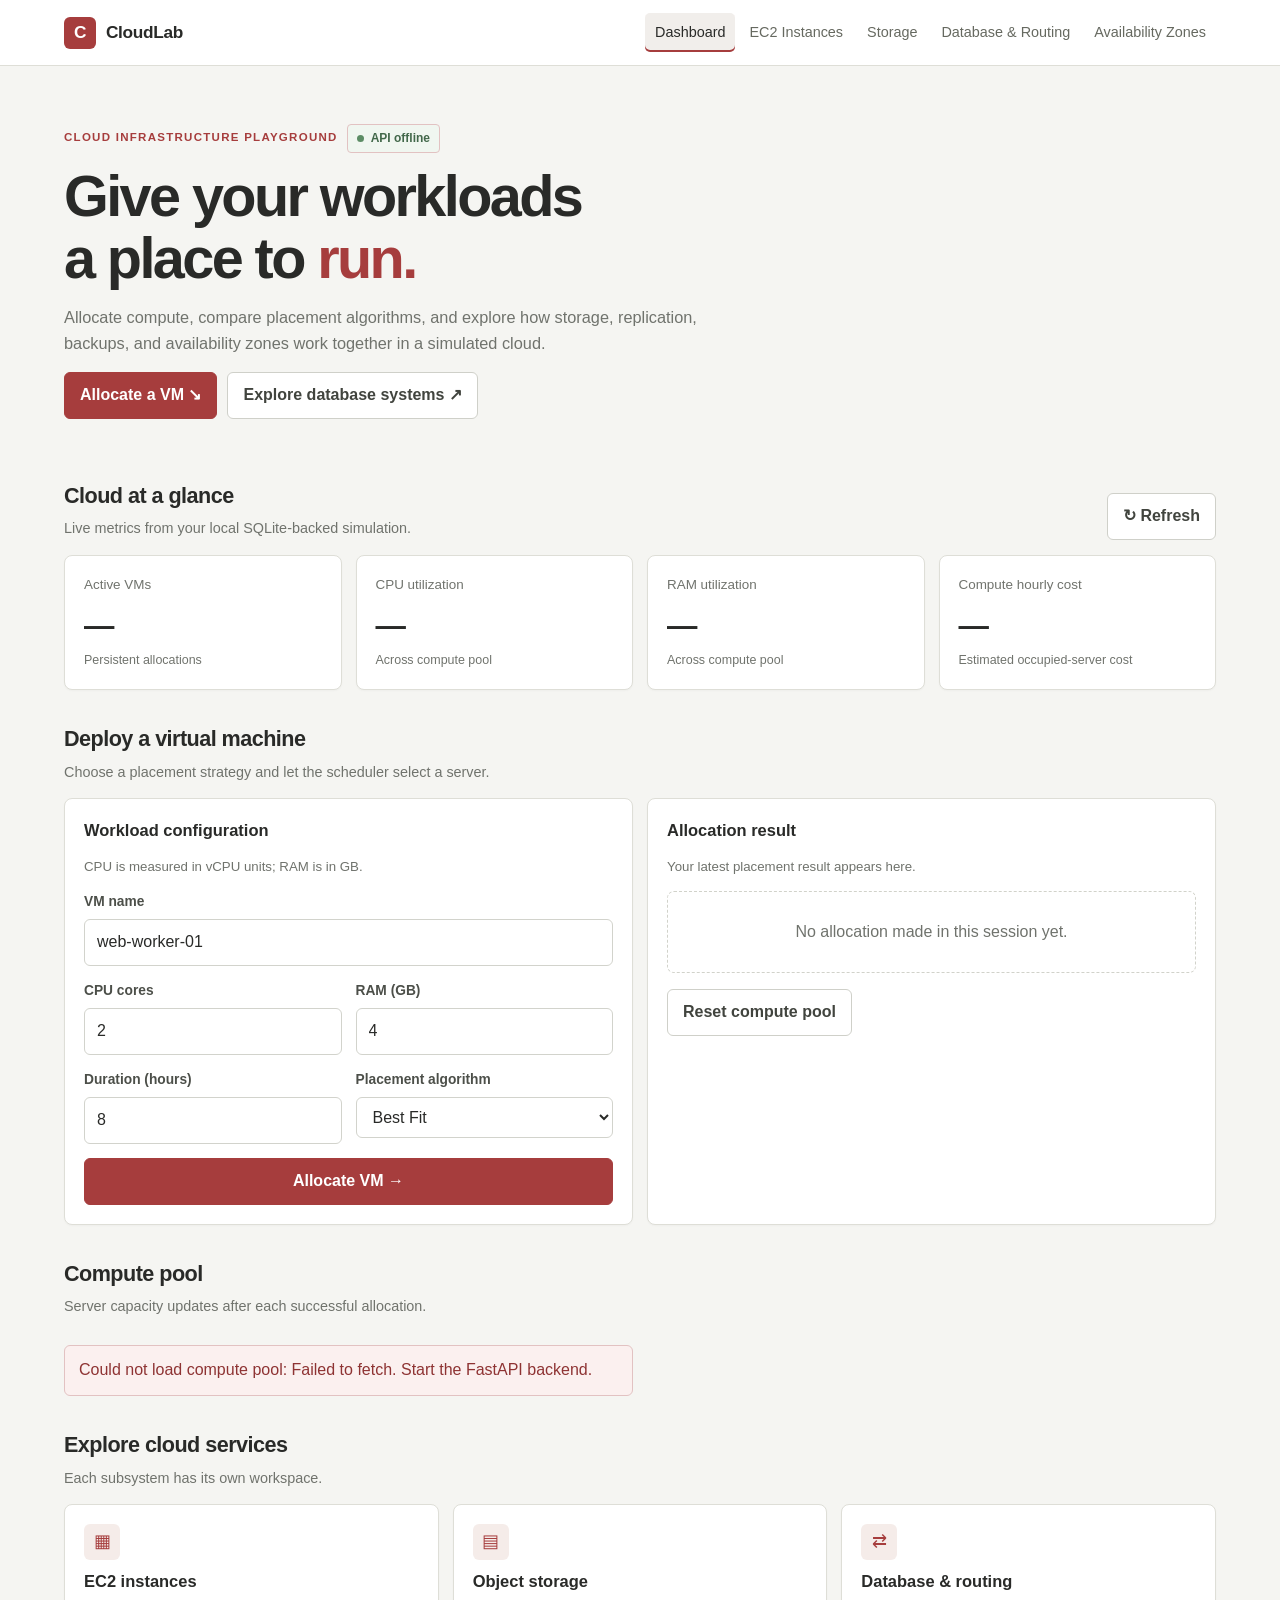
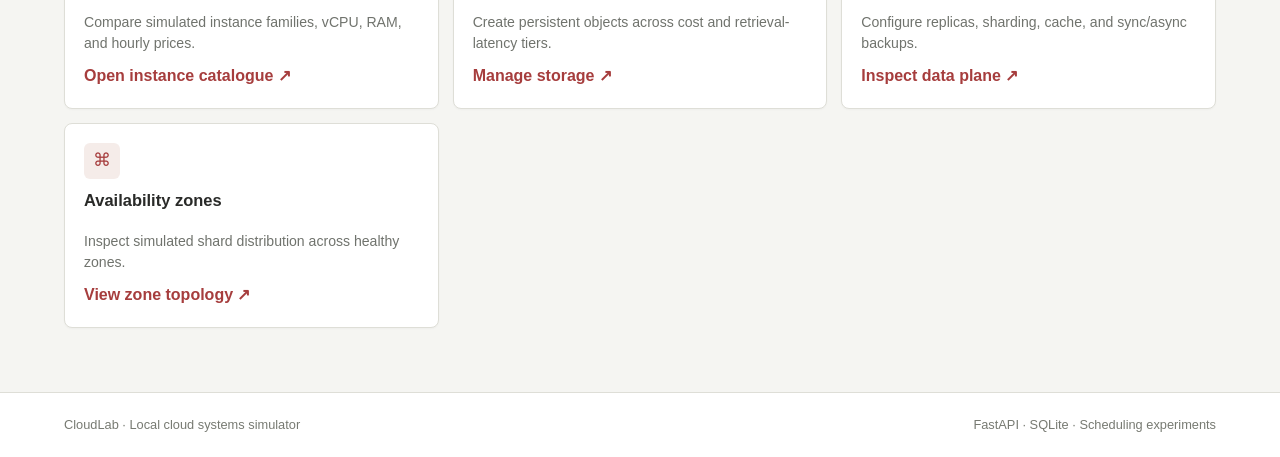
<file: frontend/index.html>
<!doctype html>
<html lang="en">

<head>
  <meta charset="utf-8">
  <meta name="viewport" content="width=device-width,initial-scale=1">
  <title>CloudLab — Resource Simulator</title>
  <link rel="stylesheet" href="style.css">
</head>

<body>

  <header class="navbar">
    <a class="brand" href="index.html"><span class="brand-mark">C</span><span>CloudLab</span></a>
    <nav class="nav-links">
      <a href="index.html" data-nav="dashboard">Dashboard</a>
      <a href="ec2.html" data-nav="ec2">EC2 Instances</a>
      <a href="storage.html" data-nav="storage">Storage</a>
      <a href="load-balancer.html" data-nav="database">Database & Routing</a>
      <a href="availability-zones.html" data-nav="zones">Availability Zones</a>
    </nav>
  </header>

  <main>
    <section class="hero">
      <div class="status-line">
        <span class="eyebrow">Cloud infrastructure playground</span>
        <span class="status">
          <span class="dot"></span>
          <span id="apiStatus">Checking API</span>
        </span>
      </div>
      <h1>Give your workloads<br>a place to <span style="color:var(--red)">run.</span></h1>
      <p>Allocate compute, compare placement algorithms, and explore how storage, replication, backups, and availability
        zones work together in a simulated cloud.</p>
      <div class="actions">
        <a class="btn" href="#allocate">Allocate a VM ↘</a>
        <a class="btn secondary" href="load-balancer.html">Explore database systems ↗</a>
      </div>
    </section>
    <div class="section-head">
      <div>
        <h2>Cloud at a glance</h2>
        <p>Live metrics from your local SQLite-backed simulation.</p>
      </div>
      <button class="btn secondary" id="refreshBtn">↻ Refresh</button>
    </div>
    <section class="grid">
      <article class="metric">
        <div class="label">Active VMs</div>
        <div class="value" id="activeVms">—</div>
        <div class="note">Persistent allocations</div>
      </article>
      <article class="metric">
        <div class="label">CPU utilization</div>
        <div class="value" id="cpuUsage">—</div>
        <div class="note">Across compute pool</div>
      </article>
      <article class="metric">
        <div class="label">RAM utilization</div>
        <div class="value" id="ramUsage">—</div>
        <div class="note">Across compute pool</div>
      </article>
      <article class="metric">
        <div class="label">Compute hourly cost</div>
        <div class="value" id="hourlyCost">—</div>
        <div class="note">Estimated occupied-server cost</div>
      </article>
    </section>
    <div class="section-head" id="allocate">
      <div>
        <h2>Deploy a virtual machine</h2>
        <p>Choose a placement strategy and let the scheduler select a server.</p>
      </div>
    </div>
    <section class="grid two">
      <article class="panel">
        <h3>Workload configuration</h3>
        <p class="muted small">CPU is measured in vCPU units; RAM is in GB.</p>
        <form id="vmForm" class="form-grid">
          <div class="field full"><label for="vmName">VM name</label><input id="vmName" required maxlength="60"
              value="web-worker-01"></div>
          <div class="field"><label for="vmCpu">CPU cores</label><input id="vmCpu" type="number" min="1" max="64"
              value="2" required></div>
          <div class="field"><label for="vmRam">RAM (GB)</label><input id="vmRam" type="number" min="1" max="256"
              value="4" required></div>
          <div class="field"><label for="vmDuration">Duration (hours)</label><input id="vmDuration" type="number"
              min=".1" max="8760" step=".1" value="8" required></div>
          <div class="field"><label for="vmAlgorithm">Placement algorithm</label><select id="vmAlgorithm">
              <option value="best_fit">Best Fit</option>
              <option value="first_fit">First Fit</option>
            </select></div>
          <div class="field full"><button class="btn" type="submit">Allocate VM →</button></div>
        </form>
        <div id="allocationFeedback" class="feedback hidden"></div>
      </article>
      <article class="panel">
        <h3>Allocation result</h3>
        <p class="muted small">Your latest placement result appears here.</p>
        <div id="allocationResult" class="empty">No allocation made in this session yet.</div>
        <div class="actions"><button class="btn secondary" id="resetCompute">Reset compute pool</button></div>
        <div id="resetFeedback" class="feedback hidden"></div>
      </article>
    </section>
    <div class="section-head">
      <div>
        <h2>Compute pool</h2>
        <p>Server capacity updates after each successful allocation.</p>
      </div>
    </div>
    <section id="serverGrid" class="grid two">
      <div class="empty">Loading servers…</div>
    </section>
    <div class="section-head">
      <div>
        <h2>Explore cloud services</h2>
        <p>Each subsystem has its own workspace.</p>
      </div>
    </div>
    <section class="grid three">
      <a class="service-card" href="ec2.html"><span class="service-icon">▦</span>
        <h3>EC2 instances</h3>
        <p>Compare simulated instance families, vCPU, RAM, and hourly prices.</p><span class="arrow">Open instance
          catalogue ↗</span>
      </a>
      <a class="service-card" href="storage.html"><span class="service-icon">▤</span>
        <h3>Object storage</h3>
        <p>Create persistent objects across cost and retrieval-latency tiers.</p><span class="arrow">Manage storage
          ↗</span>
      </a>
      <a class="service-card" href="load-balancer.html"><span class="service-icon">⇄</span>
        <h3>Database & routing</h3>
        <p>Configure replicas, sharding, cache, and sync/async backups.</p><span class="arrow">Inspect data plane
          ↗</span>
      </a>
      <a class="service-card" href="availability-zones.html"><span class="service-icon">⌘</span>
        <h3>Availability zones</h3>
        <p>Inspect simulated shard distribution across healthy zones.</p><span class="arrow">View zone topology ↗</span>
      </a>
    </section>
  </main>
  <footer class="footer"><span>CloudLab · Local cloud systems simulator</span><span>FastAPI · SQLite · Scheduling
      experiments</span></footer>
  <script src="app.js"></script>
</body>

</html>
</file>
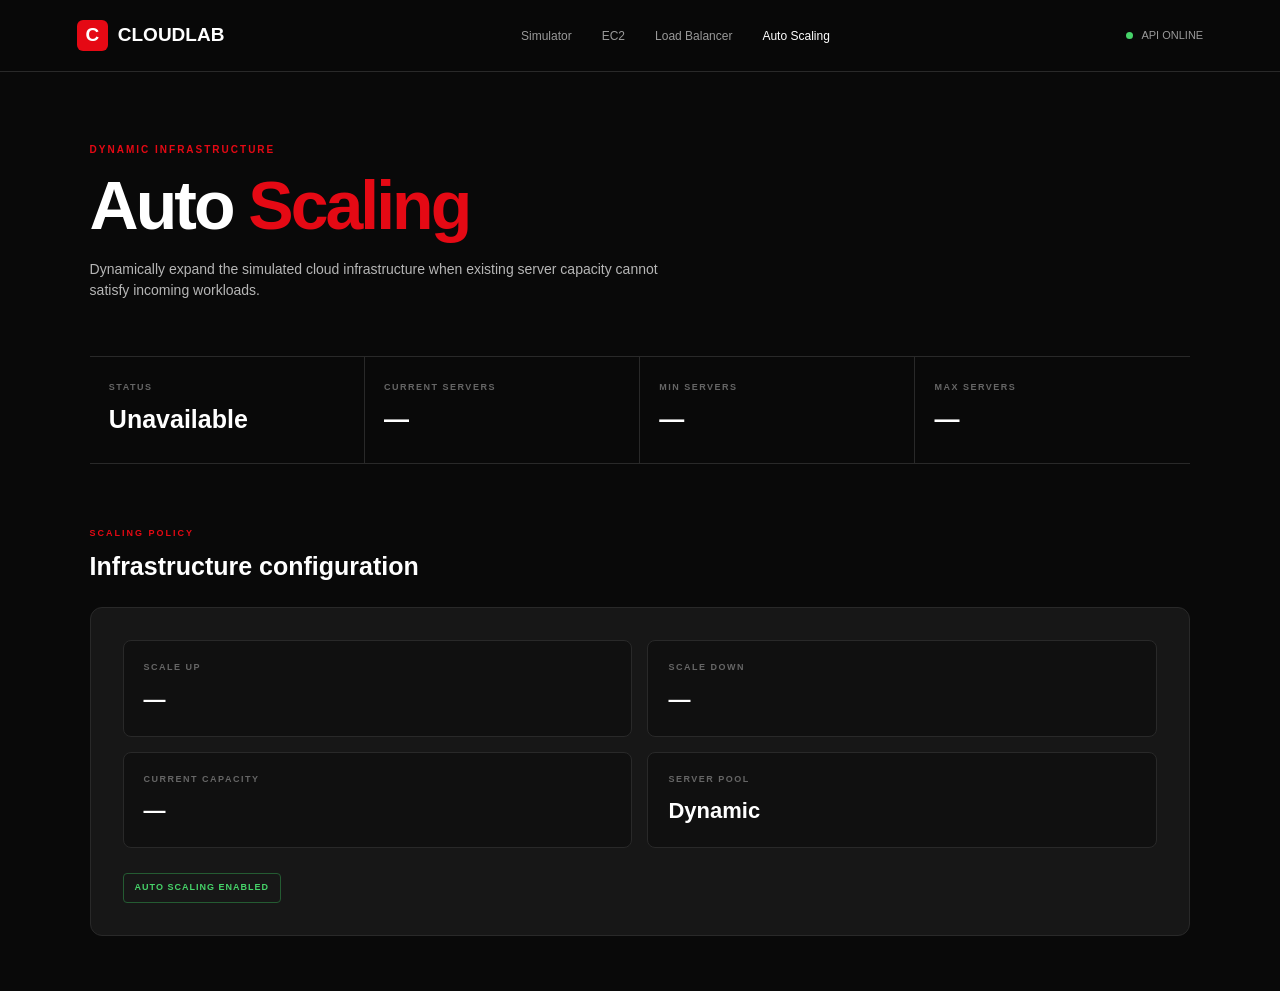
<file: frontend/auto_scaling.html>
<!DOCTYPE html>
<html lang="en">

<head>

    <meta charset="UTF-8">
    <meta
        name="viewport"
        content="width=device-width, initial-scale=1.0"
    >

    <title>Auto Scaling — CloudLab</title>

    <link
        rel="stylesheet"
        href="management.css"
    >

</head>


<body>

<header class="navbar">

    <div class="logo">

        <div class="logo-mark">
            C
        </div>

        CLOUDLAB

    </div>


    <nav>

        <a href="index.html">
            Simulator
        </a>

        <a href="ec2.html">
            EC2
        </a>

        <a href="load_balancer.html">
            Load Balancer
        </a>

        <a
            href="auto_scaling.html"
            class="active"
        >
            Auto Scaling
        </a>

    </nav>


    <div class="status">

        <span></span>

        API ONLINE

    </div>

</header>


<main class="page">

    <section class="page-hero">

        <div class="page-tag">
            DYNAMIC INFRASTRUCTURE
        </div>

        <h1>
            Auto <span>Scaling</span>
        </h1>

        <p>
            Dynamically expand the simulated cloud
            infrastructure when existing server capacity
            cannot satisfy incoming workloads.
        </p>

    </section>


    <section class="stats">

        <div class="stat">

            <span>STATUS</span>

            <strong id="status">
                —
            </strong>

        </div>


        <div class="stat">

            <span>CURRENT SERVERS</span>

            <strong id="currentServers">
                —
            </strong>

        </div>


        <div class="stat">

            <span>MIN SERVERS</span>

            <strong id="minimumServers">
                —
            </strong>

        </div>


        <div class="stat">

            <span>MAX SERVERS</span>

            <strong id="maximumServers">
                —
            </strong>

        </div>

    </section>


    <section class="section">

        <div class="section-title">

            <span>SCALING POLICY</span>

            <h2>
                Infrastructure configuration
            </h2>

        </div>


        <div class="scaling-card">

            <div class="scaling-grid">

                <div class="setting">

                    <span>
                        SCALE UP
                    </span>

                    <strong id="scaleUp">
                        —
                    </strong>

                </div>


                <div class="setting">

                    <span>
                        SCALE DOWN
                    </span>

                    <strong id="scaleDown">
                        —
                    </strong>

                </div>


                <div class="setting">

                    <span>
                        CURRENT CAPACITY
                    </span>

                    <strong id="capacity">
                        —
                    </strong>

                </div>


                <div class="setting">

                    <span>
                        SERVER POOL
                    </span>

                    <strong>
                        Dynamic
                    </strong>

                </div>

            </div>


            <div class="badge">
                AUTO SCALING ENABLED
            </div>

        </div>

    </section>

</main>





<script src="auto_scaling.js"></script>

</body>

</html>
</file>
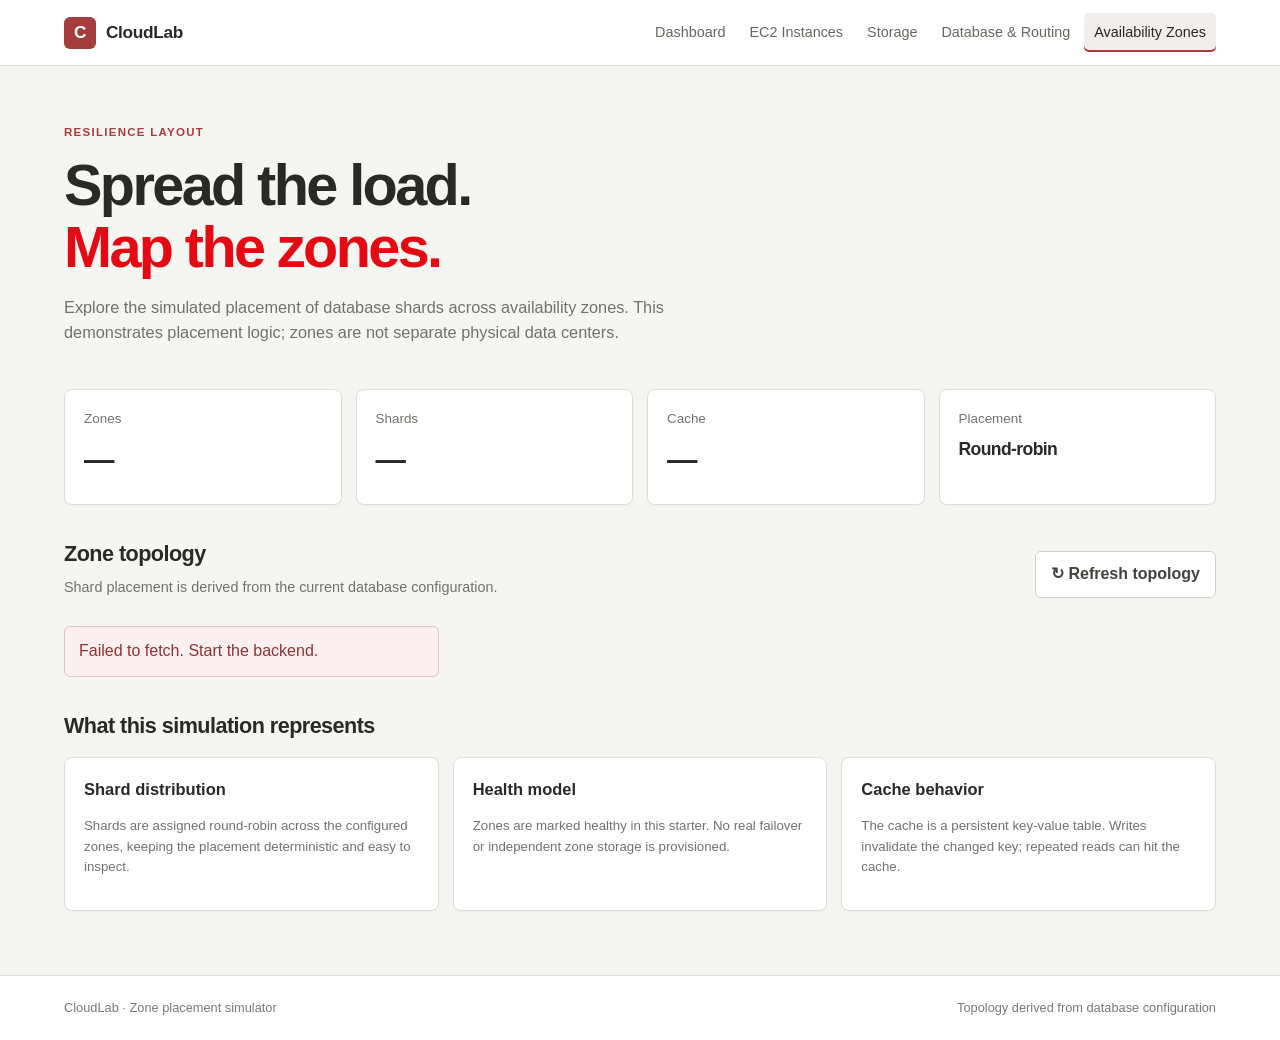
<file: frontend/availability-zones.html>
<!doctype html>
<html lang="en">

<head>
    <meta charset="utf-8">
    <meta name="viewport" content="width=device-width,initial-scale=1">
    <title>Availability Zones — CloudLab</title>
    <link rel="stylesheet" href="style.css">
</head>

<body>
    <header class="navbar">
        <a class="brand" href="index.html">
            <span class="brand-mark">C</span>
            <span>CloudLab</span>
        </a>
        <nav class="nav-links">
            <a href="index.html" data-nav="dashboard">Dashboard</a>
            <a href="ec2.html" data-nav="ec2">EC2 Instances</a>
            <a href="storage.html" data-nav="storage">Storage</a>
            <a href="load-balancer.html" data-nav="database">Database & Routing</a>
            <a href="availability-zones.html" data-nav="zones">Availability Zones</a>
        </nav>
    </header>

    <main>
        <section class="hero">
            <div class="eyebrow">Resilience layout</div>
            <h1>Spread the load.<br><span style="color:#e50914">Map the zones.</span></h1>
            <p>Explore the simulated placement of database shards across availability zones. This demonstrates placement
                logic; zones are not separate physical data centers.</p>
        </section>
        <div class="grid" id="zoneMetrics">
            <article class="metric">
                <div class="label">Zones</div>
                <div class="value">—</div>
            </article>
            <article class="metric">
                <div class="label">Shards</div>
                <div class="value">—</div>
            </article>
            <article class="metric">
                <div class="label">Cache</div>
                <div class="value">—</div>
            </article>
            <article class="metric">
                <div class="label">Placement</div>
                <div class="value" style="font-size:1.1rem">Round-robin</div>
            </article>
        </div>
        <div class="section-head">
            <div>
                <h2>Zone topology</h2>
                <p>Shard placement is derived from the current database configuration.</p>
            </div>
            <button class="btn secondary" id="refreshZones">↻ Refresh topology</button>
        </div>
        <section id="zoneGrid" class="grid three">
            <div class="empty">Loading zones…</div>
        </section>
        <div class="section-head">
            <div>
                <h2>What this simulation represents</h2>
            </div>
        </div>

        <section class="grid three">
            <article class="panel">
                <h3>Shard distribution</h3>
                <p class="muted small">Shards are assigned round-robin across the configured zones, keeping the
                    placement deterministic and easy to inspect.</p>
            </article>
            <article class="panel">
                <h3>Health model</h3>
                <p class="muted small">Zones are marked healthy in this starter. No real failover or independent zone
                    storage is provisioned.</p>
            </article>
            <article class="panel">
                <h3>Cache behavior</h3>
                <p class="muted small">The cache is a persistent key-value table. Writes invalidate the changed key;
                    repeated reads can hit the cache.</p>
            </article>
        </section>
    </main>
    <footer class="footer">
        <span>CloudLab · Zone placement simulator</span>
        <span>Topology derived from database configuration</span>
    </footer>
    <script src="app.js"></script>
</body>

</html>
</file>
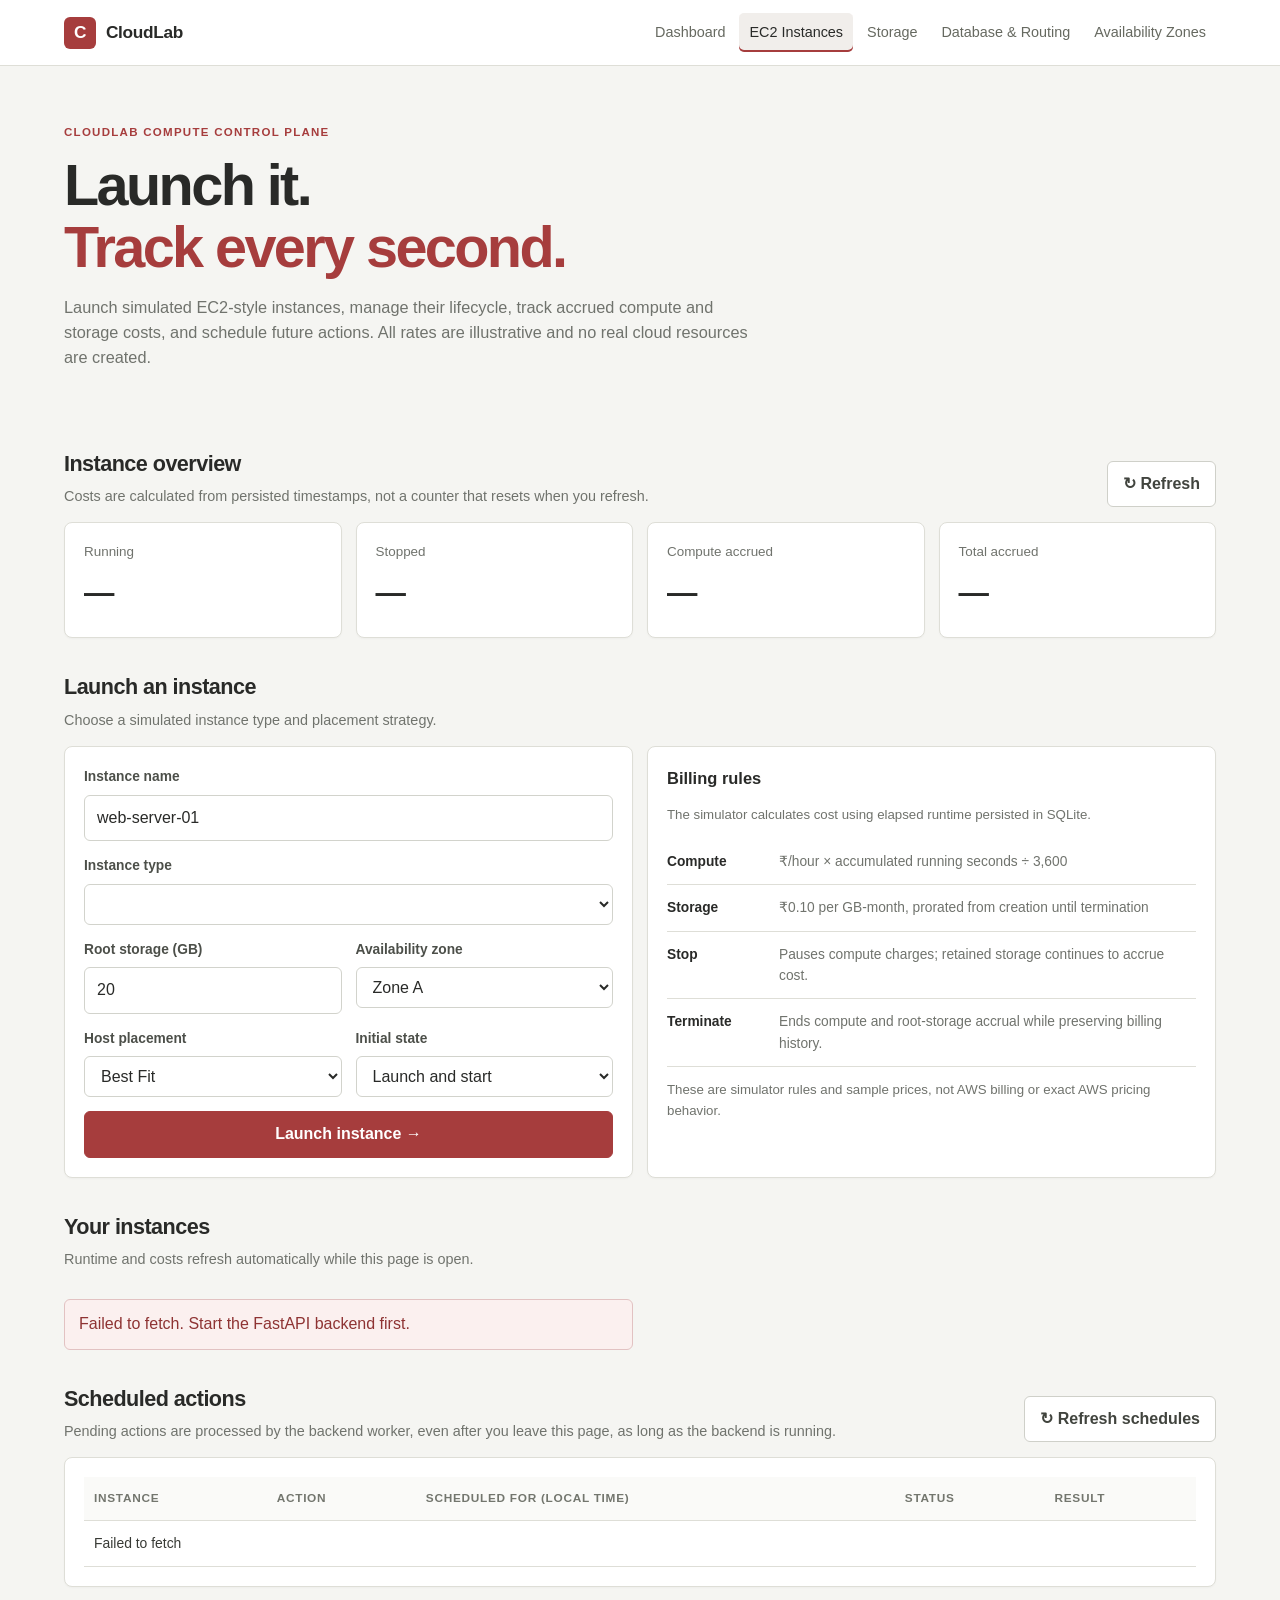
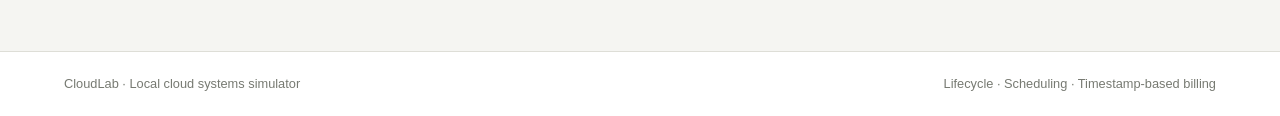
<file: frontend/ec2.html>
<!DOCTYPE html>
<html lang="en">

<head>
    <meta charset="UTF-8">
    <meta name="viewport" content="width=device-width, initial-scale=1.0">
    <title>EC2 Console — CloudLab</title>
    <link rel="stylesheet" href="style.css">
</head>

<body>
    <header class="navbar">
        <a class="brand" href="index.html"><span class="brand-mark">C</span><span>CloudLab</span></a>
        <nav class="nav-links">
            <a href="index.html" data-nav="dashboard">Dashboard</a>
            <a href="ec2.html" data-nav="ec2">EC2 Instances</a>
            <a href="storage.html" data-nav="storage">Storage</a>
            <a href="load-balancer.html" data-nav="database">Database &amp; Routing</a>
            <a href="availability-zones.html" data-nav="zones">Availability Zones</a>
        </nav>
    </header>

    <main>
        <section class="hero">
            <div class="eyebrow">CloudLab compute control plane</div>
            <h1>Launch it.<br><span style="color:var(--red)">Track every second.</span></h1>
            <p>Launch simulated EC2-style instances, manage their lifecycle, track accrued compute and storage costs,
                and schedule future actions. All rates are illustrative and no real cloud resources are created.</p>
        </section>

        <div class="section-head">
            <div>
                <h2>Instance overview</h2>
                <p>Costs are calculated from persisted timestamps, not a counter that resets when you refresh.</p>
            </div>
            <button class="btn secondary" id="reloadInstances">↻ Refresh</button>
        </div>
        <section class="grid four instance-summary" id="instanceSummary">
            <article class="metric">
                <div class="label">Running</div>
                <div class="value">—</div>
            </article>
            <article class="metric">
                <div class="label">Stopped</div>
                <div class="value">—</div>
            </article>
            <article class="metric">
                <div class="label">Compute accrued</div>
                <div class="value">—</div>
            </article>
            <article class="metric">
                <div class="label">Total accrued</div>
                <div class="value">—</div>
            </article>
        </section>

        <div class="section-head" id="launch">
            <div>
                <h2>Launch an instance</h2>
                <p>Choose a simulated instance type and placement strategy.</p>
            </div>
        </div>
        <section class="grid two">
            <article class="panel">
                <form id="launchInstanceForm" class="form-grid">
                    <div class="field full"><label for="instanceName">Instance name</label><input id="instanceName"
                            maxlength="60" required value="web-server-01" placeholder="e.g. api-worker-01"></div>
                    <div class="field full"><label for="instanceType">Instance type</label><select id="instanceType"
                            required></select></div>
                    <div class="field"><label for="instanceStorage">Root storage (GB)</label><input id="instanceStorage"
                            type="number" min="8" max="2048" step="1" value="20" required></div>
                    <div class="field"><label for="instanceZone">Availability zone</label><select id="instanceZone">
                            <option value="zone-a">Zone A</option>
                            <option value="zone-b">Zone B</option>
                            <option value="zone-c">Zone C</option>
                        </select></div>
                    <div class="field"><label for="instanceAlgorithm">Host placement</label><select
                            id="instanceAlgorithm">
                            <option value="best_fit">Best Fit</option>
                            <option value="first_fit">First Fit</option>
                        </select></div>
                    <div class="field"><label for="instanceStartMode">Initial state</label><select
                            id="instanceStartMode">
                            <option value="running">Launch and start</option>
                            <option value="stopped">Create stopped</option>
                        </select></div>
                    <div class="field full"><button class="btn" type="submit">Launch instance →</button></div>
                </form>
                <div id="launchFeedback" class="feedback hidden"></div>
            </article>
            <article class="panel">
                <h3>Billing rules</h3>
                <p class="muted small">The simulator calculates cost using elapsed runtime persisted in SQLite.</p>
                <div class="billing-rule"><strong>Compute</strong><span>₹/hour × accumulated running seconds ÷
                        3,600</span></div>
                <div class="billing-rule"><strong>Storage</strong><span>₹0.10 per GB-month, prorated from creation until
                        termination</span></div>
                <div class="billing-rule"><strong>Stop</strong><span>Pauses compute charges; retained storage continues
                        to accrue cost.</span></div>
                <div class="billing-rule"><strong>Terminate</strong><span>Ends compute and root-storage accrual while
                        preserving billing history.</span></div>
                <p class="muted small">These are simulator rules and sample prices, not AWS billing or exact AWS pricing
                    behavior.</p>
            </article>
        </section>

        <div class="section-head">
            <div>
                <h2>Your instances</h2>
                <p>Runtime and costs refresh automatically while this page is open.</p>
            </div>
        </div>
        <section id="managedInstanceGrid" class="grid two">
            <div class="empty">Loading instances…</div>
        </section>

        <div class="section-head">
            <div>
                <h2>Scheduled actions</h2>
                <p>Pending actions are processed by the backend worker, even after you leave this page, as long as the
                    backend is running.</p>
            </div><button class="btn secondary" id="refreshSchedules">↻ Refresh schedules</button>
        </div>
        <section class="panel table-wrap">
            <table>
                <thead>
                    <tr>
                        <th>Instance</th>
                        <th>Action</th>
                        <th>Scheduled for (local time)</th>
                        <th>Status</th>
                        <th>Result</th>
                    </tr>
                </thead>
                <tbody id="scheduleRows">
                    <tr>
                        <td colspan="5">Loading schedules…</td>
                    </tr>
                </tbody>
            </table>
            <div id="scheduleEmpty" class="empty hidden">No scheduled actions yet.</div>
        </section>
        <div id="ec2Feedback" class="feedback hidden"></div>
    </main>
    <footer class="footer"><span>CloudLab · Local cloud systems simulator</span><span>Lifecycle · Scheduling ·
            Timestamp-based billing</span></footer>
    <script src="app.js"></script>
</body>

</html>
</file>
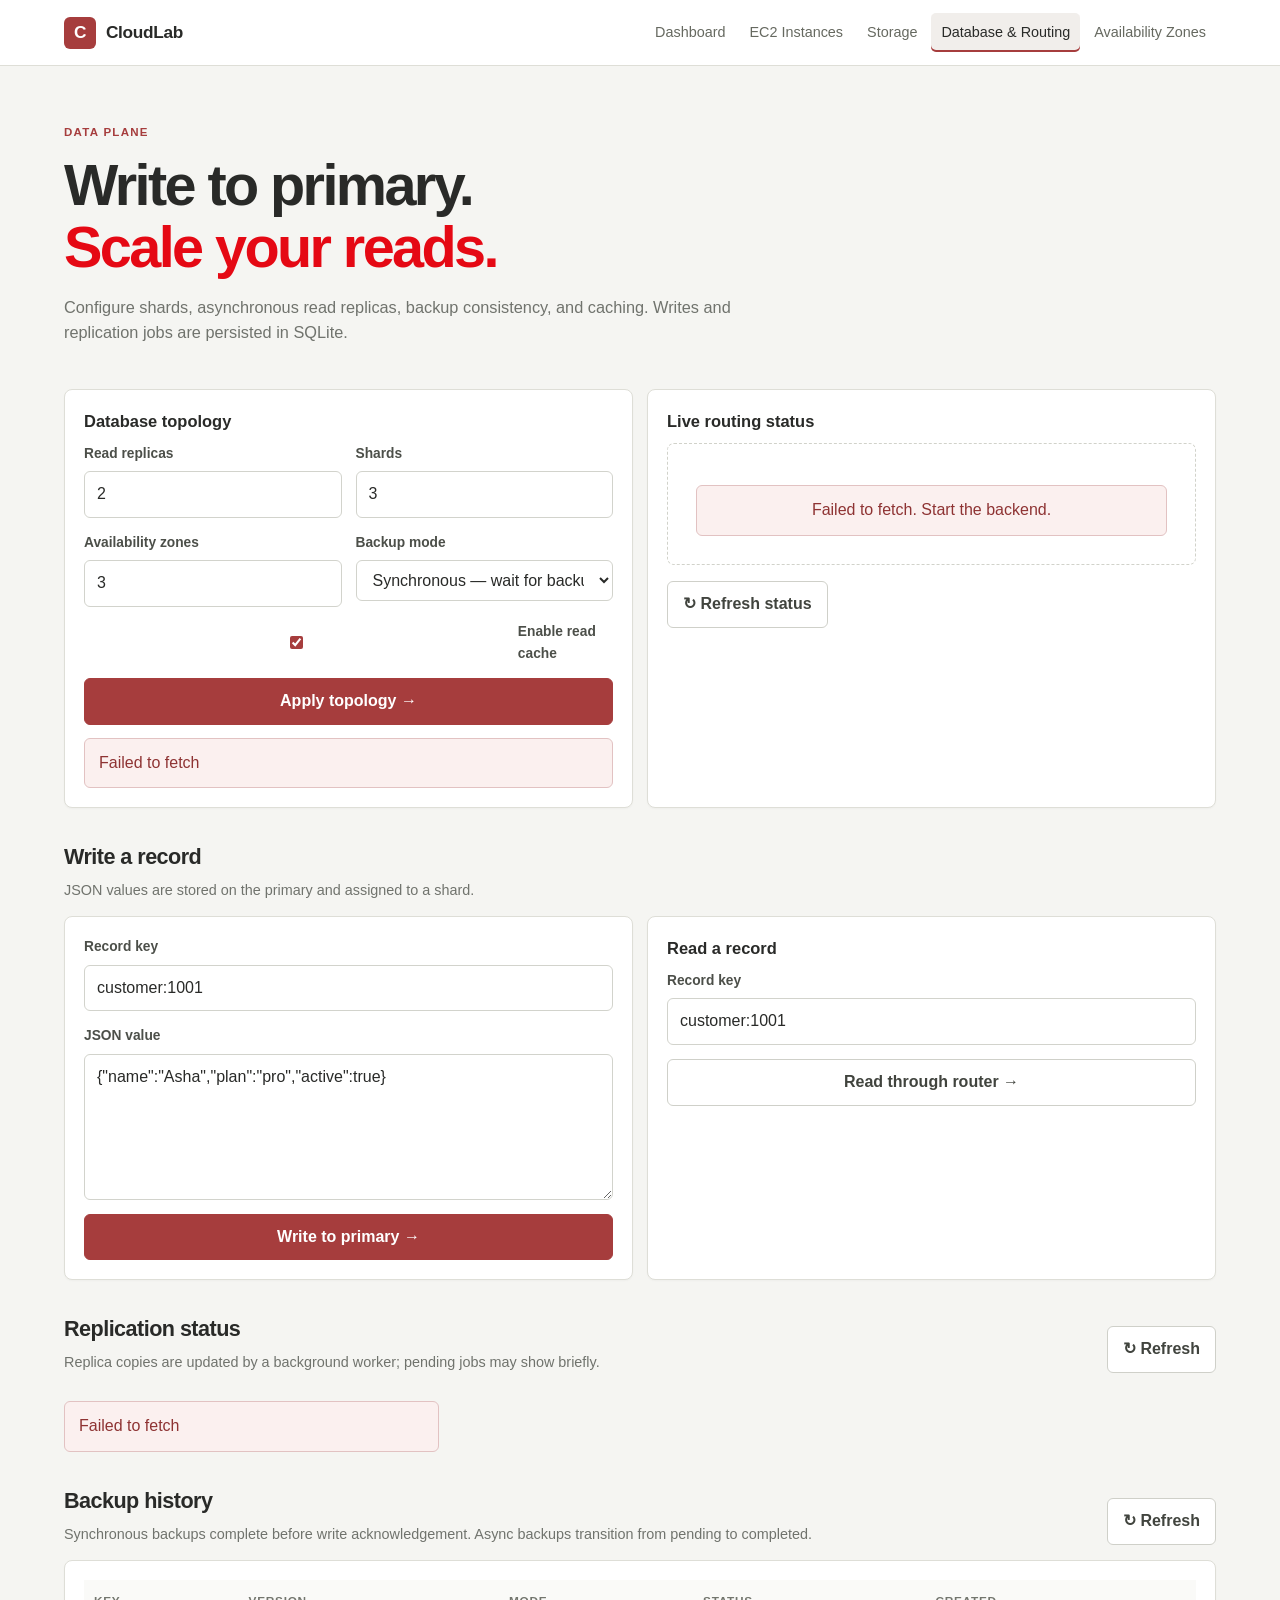
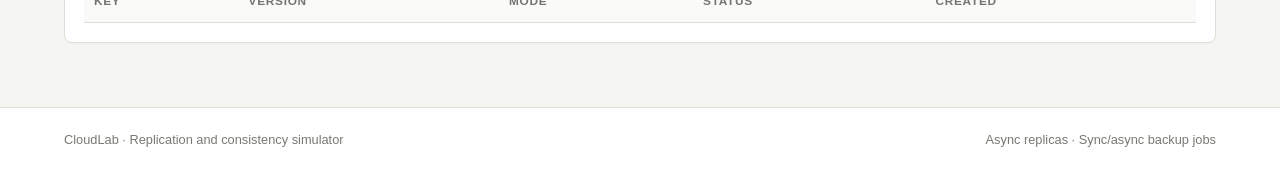
<file: frontend/load-balancer.html>
<!doctype html>
<html lang="en">

<head>
    <meta charset="utf-8">
    <meta name="viewport" content="width=device-width,initial-scale=1">
    <title>Database & Routing — CloudLab</title>
    <link rel="stylesheet" href="style.css">
</head>

<body>
    <header class="navbar">
        <a class="brand" href="index.html"><span class="brand-mark">C</span><span>CloudLab</span></a>
        <nav class="nav-links">
            <a href="index.html" data-nav="dashboard">Dashboard</a>
            <a href="ec2.html" data-nav="ec2">EC2 Instances</a>
            <a href="storage.html" data-nav="storage">Storage</a>
            <a href="load-balancer.html" data-nav="database">Database & Routing</a>
            <a href="availability-zones.html" data-nav="zones">Availability Zones</a>
        </nav>
    </header>

    <main>
        <section class="hero">
            <div class="eyebrow">Data plane</div>
            <h1>Write to primary.<br><span style="color:#e50914">Scale your reads.</span></h1>
            <p>Configure shards, asynchronous read replicas, backup consistency, and caching. Writes and replication
                jobs are persisted in SQLite.</p>

        </section>
        <div class="grid two">
            <section class="panel">
                <h3>Database topology</h3>
                <form id="configForm" class="form-grid">
                    <div class="field"><label for="replicaCount">Read replicas</label><input id="replicaCount"
                            type="number" min="0" max="8" value="2" required></div>
                    <div class="field"><label for="shardCount">Shards</label><input id="shardCount" type="number"
                            min="1" max="16" value="3" required></div>
                    <div class="field"><label for="zoneCount">Availability zones</label><input id="zoneCount"
                            type="number" min="1" max="6" value="3" required></div>
                    <div class="field"><label for="backupMode">Backup mode</label><select id="backupMode">
                            <option value="sync">Synchronous — wait for backup</option>
                            <option value="async">Asynchronous — queue backup</option>
                        </select></div>
                    <div class="field full"><label class="check-row"><input class="toggle" id="cacheEnabled"
                                type="checkbox" checked> Enable read cache</label></div>
                    <div class="field full"><button class="btn" type="submit">Apply topology →</button></div>
                </form>
                <div id="configFeedback" class="feedback hidden"></div>
            </section>
            <section class="panel">
                <h3>Live routing status</h3>
                <div id="routingStatus" class="empty">Loading configuration…</div>
                <div class="actions"><button class="btn secondary" id="refreshDb">↻ Refresh status</button></div>
            </section>
        </div>
        <div class="section-head">
            <div>
                <h2>Write a record</h2>
                <p>JSON values are stored on the primary and assigned to a shard.</p>
            </div>
        </div>
        <section class="grid two">
            <article class="panel">
                <form id="writeForm" class="form-grid">
                    <div class="field full">
                        <label for="recordKey">Record key</label>
                        <input id="recordKey" required maxlength="250" value="customer:1001">
                    </div>
                    <div class="field full">
                        <label for="recordValue">JSON value</label>
                        <textarea id="recordValue" rows="5"
                            required>{"name":"Asha","plan":"pro","active":true}</textarea>
                    </div>
                    <div class="field full">
                        <button class="btn" type="submit">Write to primary →</button>
                    </div>
                </form>
                <div id="writeFeedback" class="feedback hidden"></div>
            </article>
            <article class="panel">
                <h3>Read a record</h3>
                <form id="readForm" class="form-grid">
                    <div class="field full">
                        <label for="readKey">Record key</label>
                        <input id="readKey" required value="customer:1001">
                    </div>
                    <div class="field full">
                        <button class="btn secondary" type="submit">Read through router →</button>
                    </div>
                </form>
                <div id="readFeedback" class="feedback hidden"></div>
                <div id="readResult" class="record-result hidden">
                    <pre id="readOutput"></pre>
                </div>
            </article>
        </section>
        <div class="section-head">
            <div>
                <h2>Replication status</h2>
                <p>Replica copies are updated by a background worker; pending jobs may show briefly.</p>
            </div>
            <button class="btn secondary" id="refreshReplicas">↻ Refresh</button>
        </div>

        <section id="replicaGrid" class="grid three">
            <div class="empty">Loading replica state…</div>
        </section>
        <div class="section-head">
            <div>
                <h2>Backup history</h2>
                <p>Synchronous backups complete before write acknowledgement. Async backups transition from pending to
                    completed.</p>
            </div>
            <button class="btn secondary" id="refreshBackups">↻ Refresh</button>
        </div>

        <section class="panel">
            <div class="table-wrap">
                <table>
                    <thead>
                        <tr>
                            <th>Key</th>
                            <th>Version</th>
                            <th>Mode</th>
                            <th>Status</th>
                            <th>Created</th>
                        </tr>
                    </thead>
                    <tbody id="backupRows"></tbody>
                </table>
            </div>
            <div id="backupEmpty" class="empty hidden">No backups recorded yet.</div>
        </section>
    </main>
    <footer class="footer">
        <span>CloudLab · Replication and consistency simulator</span>
        <span>Async replicas · Sync/async backup jobs</span>
    </footer>
    <script src="app.js"></script>
</body>

</html>
</file>
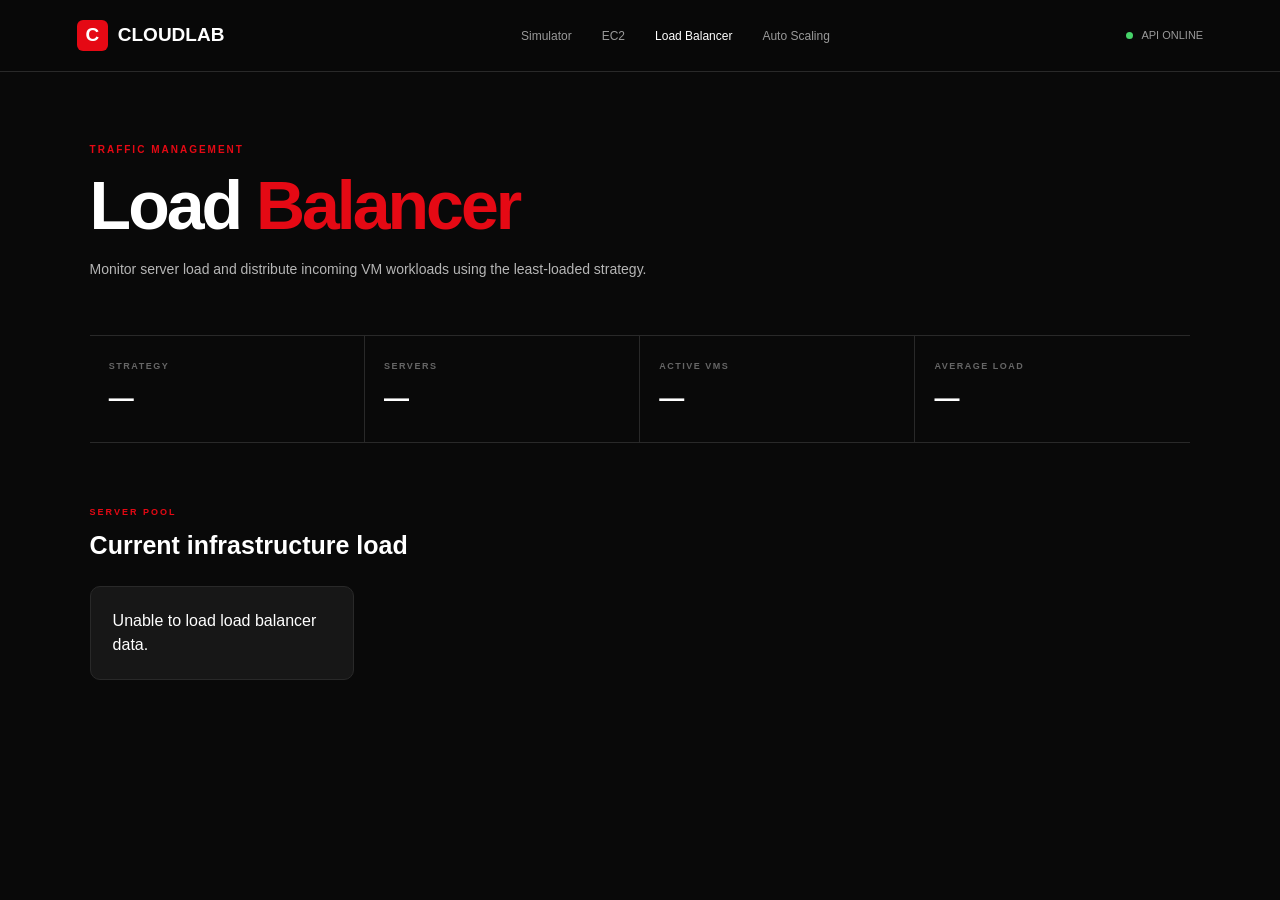
<file: frontend/load_balancer.html>
<!DOCTYPE html>
<html lang="en">

<head>
    <meta charset="UTF-8">
    <meta name="viewport" content="width=device-width, initial-scale=1.0">

    <title>Load Balancer — CloudLab</title>

    <link rel="stylesheet" href="management.css">
</head>

<body>

<header class="navbar">

    <div class="logo">
        <div class="logo-mark">C</div>
        CLOUDLAB
    </div>

    <nav>
        <a href="index.html">Simulator</a>
        <a href="ec2.html">EC2</a>
        <a href="load_balancer.html" class="active">
            Load Balancer
        </a>
        <a href="auto_scaling.html">
            Auto Scaling
        </a>
    </nav>

    <div class="status">
        <span></span>
        API ONLINE
    </div>

</header>


<main class="page">

    <section class="page-hero">

        <div class="page-tag">
            TRAFFIC MANAGEMENT
        </div>

        <h1>
            Load <span>Balancer</span>
        </h1>

        <p>
            Monitor server load and distribute incoming
            VM workloads using the least-loaded strategy.
        </p>

    </section>


    <section class="stats">

        <div class="stat">
            <span>STRATEGY</span>
            <strong id="strategy">—</strong>
        </div>

        <div class="stat">
            <span>SERVERS</span>
            <strong id="serverCount">—</strong>
        </div>

        <div class="stat">
            <span>ACTIVE VMS</span>
            <strong id="vmCount">—</strong>
        </div>

        <div class="stat">
            <span>AVERAGE LOAD</span>
            <strong id="averageLoad">—</strong>
        </div>

    </section>


    <section class="section">

        <div class="section-title">

            <span>SERVER POOL</span>

            <h2>
                Current infrastructure load
            </h2>

        </div>


        <div
            id="serverGrid"
            class="server-grid"
        ></div>

    </section>

</main>





<script src="load_balancer.js"></script>

</body>
</html>
</file>
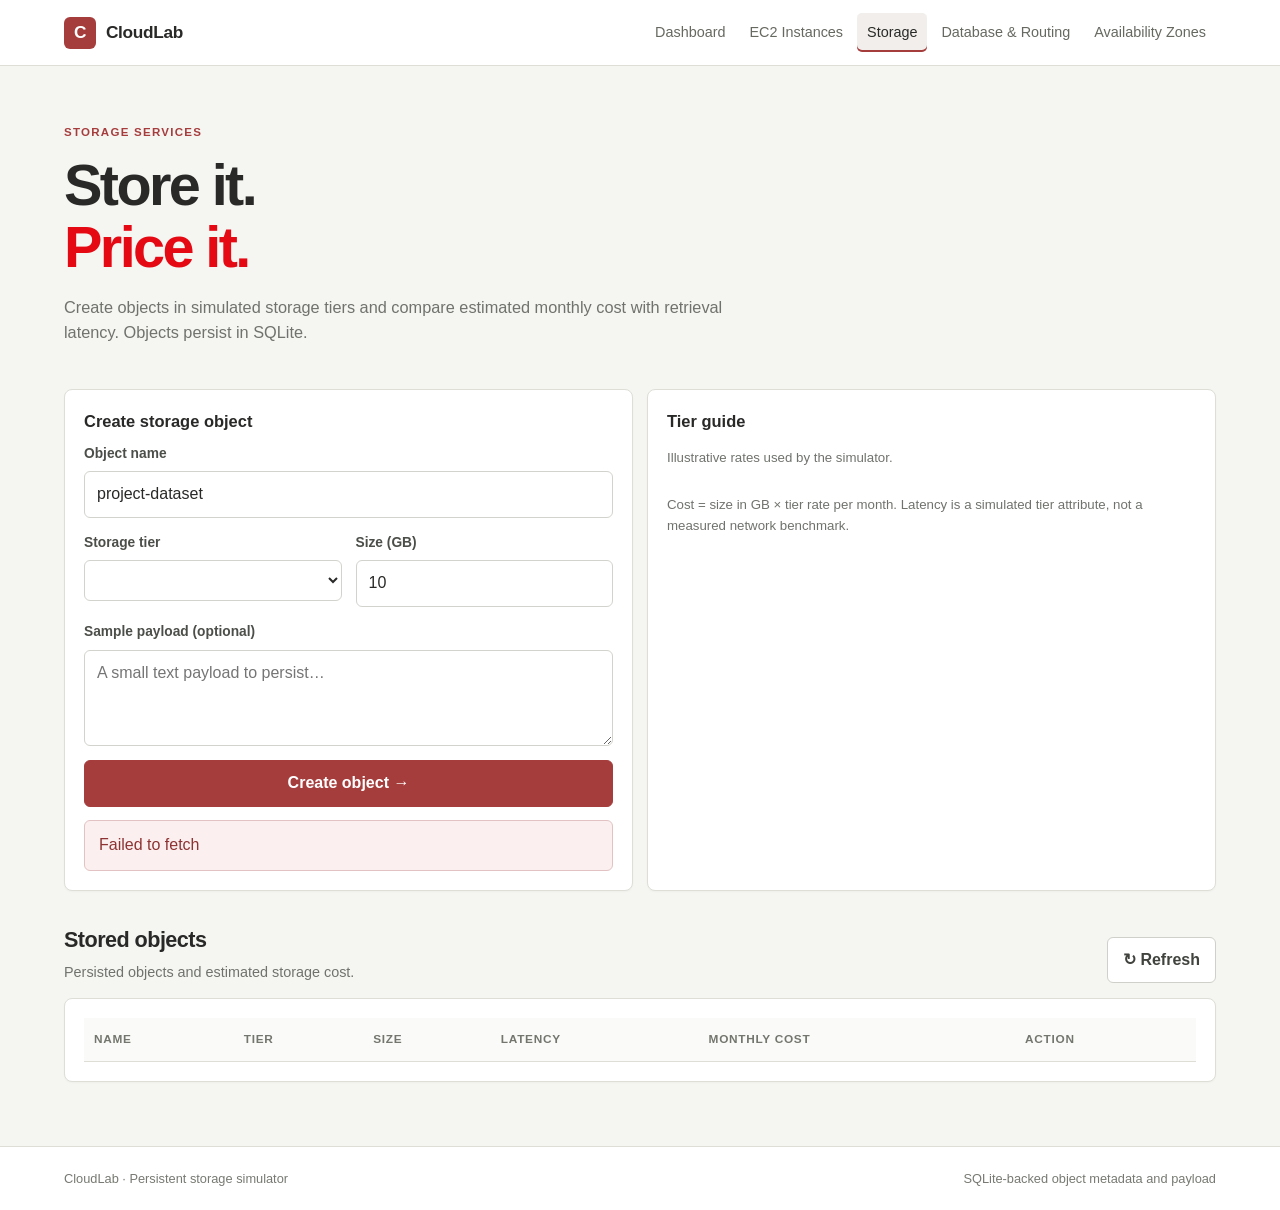
<file: frontend/storage.html>
<!doctype html>
<html lang="en">

<head>
    <meta charset="utf-8">
    <meta name="viewport" content="width=device-width,initial-scale=1">
    <title>Storage — CloudLab</title>
    <link rel="stylesheet" href="style.css">
</head>

<body>
    <header class="navbar">
        <a class="brand" href="index.html"><span class="brand-mark">C</span><span>CloudLab</span></a>
        <nav class="nav-links">
            <a href="index.html" data-nav="dashboard">Dashboard</a>
            <a href="ec2.html" data-nav="ec2">EC2 Instances</a>
            <a href="storage.html" data-nav="storage">Storage</a>
            <a href="load-balancer.html" data-nav="database">Database & Routing</a>
            <a href="availability-zones.html" data-nav="zones">Availability Zones</a>
        </nav>
    </header>

    <main>
        <section class="hero">
            <div class="eyebrow">Storage services</div>
            <h1>Store it.<br><span style="color:#e50914">Price it.</span></h1>
            <p>Create objects in simulated storage tiers and compare estimated monthly cost with retrieval latency.
                Objects persist in SQLite.</p>
        </section>
        <div class="grid two">
            <section class="panel">
                <h3>Create storage object</h3>
                <form id="storageForm" class="form-grid">
                    <div class="field full"><label for="storageName">Object name</label><input id="storageName" required
                            maxlength="100" value="project-dataset"></div>
                    <div class="field"><label for="storageType">Storage tier</label><select id="storageType"></select>
                    </div>
                    <div class="field"><label for="storageSize">Size (GB)</label><input id="storageSize" type="number"
                            min=".01" step=".01" value="10" required></div>
                    <div class="field full"><label for="storageData">Sample payload (optional)</label><textarea
                            id="storageData" rows="3" maxlength="100000"
                            placeholder="A small text payload to persist…"></textarea></div>
                    <div class="field full"><button class="btn" type="submit">Create object →</button></div>
                </form>
                <div id="storageFeedback" class="feedback hidden"></div>
            </section>
            <section class="panel">
                <h3>Tier guide</h3>
                <p class="muted small">Illustrative rates used by the simulator.</p>
                <div id="tierGrid" class="grid"></div>
                <p class="muted small">Cost = size in GB × tier rate per month. Latency is a simulated tier attribute,
                    not a measured network benchmark.</p>
            </section>
        </div>
        <div class="section-head">
            <div>
                <h2>Stored objects</h2>
                <p>Persisted objects and estimated storage cost.</p>
            </div>
            <button class="btn secondary" id="refreshStorage">↻ Refresh</button>
        </div>
        <div class="panel">
            <div id="storageTotal" class="muted small"></div>
            <div class="table-wrap">
                <table>
                    <thead>
                        <tr>
                            <th>Name</th>
                            <th>Tier</th>
                            <th>Size</th>
                            <th>Latency</th>
                            <th>Monthly cost</th>
                            <th>Action</th>
                        </tr>
                    </thead>
                    <tbody id="storageRows"></tbody>
                </table>
            </div>
            <div id="storageEmpty" class="empty hidden">No storage objects yet. Create your first object above.</div>
        </div>
    </main>
    <footer class="footer">
        <span>CloudLab · Persistent storage simulator</span>
        <span>SQLite-backed object metadata and payload</span>
    </footer>
    <script src="app.js"></script>
</body>

</html>
</file>
<file: frontend/style.css>
:root {
  --bg: #f5f5f2;
  --panel: #ffffff;
  --panel2: #f0f0ec;
  --line: #deded7;
  --text: #292a28;
  --muted: #70736d;
  --red: #a63d3d;
  --green: #47765a;
  --amber: #9a702e
}

* {
  box-sizing: border-box
}

html {
  scroll-behavior: smooth
}

body {
  margin: 0;
  background: var(--bg);
  color: var(--text);
  font-family: Inter, "Segoe UI", Arial, sans-serif;
  line-height: 1.55
}

a {
  color: inherit;
  text-decoration: none
}

button,
input,
select,
textarea {
  font: inherit
}

button {
  cursor: pointer
}

.navbar {
  min-height: 66px;
  display: flex;
  align-items: center;
  justify-content: space-between;
  gap: 20px;
  padding: 12px 5%;
  border-bottom: 1px solid var(--line);
  background: #fff;
  position: sticky;
  top: 0;
  z-index: 10
}

.brand {
  display: flex;
  align-items: center;
  gap: 10px;
  font-size: 1.08rem;
  font-weight: 750;
  letter-spacing: -.02em;
  white-space: nowrap
}

.brand-mark {
  display: grid;
  place-items: center;
  background: var(--red);
  color: #fff;
  width: 32px;
  height: 32px;
  border-radius: 6px;
  font-weight: 800
}

.nav-links {
  display: flex;
  align-items: center;
  gap: 4px;
  flex-wrap: wrap
}

.nav-links a {
  padding: 8px 10px;
  color: #666960;
  border-radius: 5px;
  font-size: .9rem
}

.nav-links a:hover,
.nav-links a.active {
  background: #f1eeeb;
  color: var(--text)
}

.nav-links a.active {
  box-shadow: inset 0 -2px var(--red)
}

main {
  max-width: 1200px;
  margin: 0 auto;
  padding: 36px 24px 64px
}

.eyebrow {
  text-transform: uppercase;
  letter-spacing: .11em;
  font-size: .72rem;
  font-weight: 750;
  color: var(--red)
}

.hero {
  padding: 22px 0 28px;
  max-width: 820px
}

.hero h1 {
  font-size: clamp(2.1rem, 4.5vw, 3.7rem);
  line-height: 1.08;
  letter-spacing: -.045em;
  margin: 12px 0 15px;
  font-weight: 750
}

.hero p {
  color: var(--muted);
  font-size: 1.02rem;
  max-width: 700px
}

.section-head {
  display: flex;
  align-items: end;
  justify-content: space-between;
  gap: 20px;
  margin: 32px 0 15px
}

.section-head h2 {
  margin: 0;
  font-size: 1.35rem;
  letter-spacing: -.025em
}

.section-head p {
  margin: 5px 0 0;
  color: var(--muted);
  font-size: .9rem
}

.grid {
  display: grid;
  grid-template-columns: repeat(4, minmax(0, 1fr));
  gap: 14px
}

.grid.two {
  grid-template-columns: repeat(2, minmax(0, 1fr))
}

.grid.three {
  grid-template-columns: repeat(3, minmax(0, 1fr))
}

.panel,
.metric,
.server-card,
.service-card {
  background: var(--panel);
  border: 1px solid var(--line);
  border-radius: 8px;
  padding: 19px;
  min-width: 0;
  box-shadow: 0 1px 2px #25251a08
}

.metric .label {
  color: var(--muted);
  font-size: .84rem
}

.metric .value {
  font-size: 1.9rem;
  font-weight: 750;
  letter-spacing: -.035em;
  margin: 6px 0 2px
}

.metric .note {
  color: var(--muted);
  font-size: .78rem
}

.panel h3,
.server-card h3,
.service-card h3 {
  margin: 0 0 8px;
  font-size: 1.03rem
}

.muted {
  color: var(--muted)
}

.small {
  font-size: .83rem
}

.form-grid {
  display: grid;
  grid-template-columns: repeat(2, minmax(0, 1fr));
  gap: 14px
}

.field {
  display: flex;
  flex-direction: column;
  gap: 7px
}

.field.full {
  grid-column: 1/-1
}

.field label {
  color: #4c4f49;
  font-size: .86rem;
  font-weight: 650
}

.field input,
.field select,
.field textarea {
  width: 100%;
  background: #fff;
  border: 1px solid #d2d3cc;
  border-radius: 6px;
  padding: 10px 12px;
  color: var(--text);
  outline: none
}

.field input:focus,
.field select:focus,
.field textarea:focus {
  border-color: var(--red);
  box-shadow: 0 0 0 2px #a63d3d14
}

.check-row {
  display: flex;
  align-items: center;
  gap: 10px;
  color: #4c4f49
}

.btn {
  display: inline-flex;
  align-items: center;
  justify-content: center;
  gap: 8px;
  background: var(--red);
  border: 1px solid var(--red);
  color: #fff;
  padding: 10px 15px;
  border-radius: 6px;
  font-weight: 700;
  transition: background .15s
}

.btn:hover {
  background: #873030
}

.btn.secondary {
  background: #fff;
  border-color: #cfd0c9;
  color: #41443e
}

.btn.secondary:hover {
  background: #f0f0ec
}

.btn.danger {
  background: #fff;
  border-color: #d8b8b8;
  color: #923a3a
}

.actions {
  display: flex;
  gap: 10px;
  flex-wrap: wrap;
  margin-top: 16px
}

.status {
  display: inline-flex;
  align-items: center;
  gap: 7px;
  border: 1px solid #c7d9cb;
  background: #f0f6f0;
  color: #42684a;
  padding: 4px 9px;
  border-radius: 4px;
  font-size: .75rem;
  font-weight: 700
}

.dot {
  width: 7px;
  height: 7px;
  background: #5c8c65;
  border-radius: 50%
}

.feedback {
  padding: 12px 14px;
  border-radius: 6px;
  margin-top: 13px;
  background: #f1f1ec;
  border: 1px solid #deded7;
  color: #41443e;
  white-space: pre-wrap;
  overflow-wrap: anywhere
}

.feedback.error {
  border-color: #e2c2c2;
  background: #fbf0ef;
  color: #8e3333
}

.feedback.success {
  border-color: #c7d9cb;
  background: #f0f6f0;
  color: #42684a
}

.hidden {
  display: none !important
}

.progress {
  height: 7px;
  background: #e8e8e2;
  border-radius: 4px;
  overflow: hidden;
  margin: 10px 0
}

.progress span {
  display: block;
  height: 100%;
  background: var(--red);
  border-radius: 4px
}

.server-card .server-top {
  display: flex;
  justify-content: space-between;
  gap: 10px;
  align-items: center
}

.server-card h3 {
  margin: 0
}

.pill {
  border: 1px solid var(--line);
  border-radius: 4px;
  padding: 3px 8px;
  font-size: .72rem;
  color: #666960;
  background: #fafaf8
}

.server-card .resource {
  margin-top: 17px
}

.resource-head {
  display: flex;
  justify-content: space-between;
  font-size: .82rem;
  gap: 10px
}

.vm-list {
  margin-top: 14px;
  border-top: 1px solid var(--line);
  padding-top: 10px
}

.vm-chip {
  font-size: .78rem;
  color: #50534d;
  padding: 5px 0;
  display: flex;
  justify-content: space-between;
  gap: 10px
}

.service-card {
  display: flex;
  flex-direction: column;
  gap: 9px;
  min-height: 170px;
  transition: border-color .15s
}

.service-card:hover {
  border-color: #c9aaa5
}

.service-icon {
  width: 36px;
  height: 36px;
  border-radius: 6px;
  background: #f5ece9;
  color: var(--red);
  display: grid;
  place-items: center;
  font-size: 1.1rem
}

.service-card p {
  color: var(--muted);
  font-size: .88rem;
  margin: 0;
  flex: 1
}

.service-card .arrow {
  color: var(--red);
  font-weight: 750
}

.table-wrap {
  overflow: auto
}

table {
  width: 100%;
  border-collapse: collapse;
  font-size: .87rem
}

th,
td {
  text-align: left;
  padding: 12px 10px;
  border-bottom: 1px solid var(--line);
  white-space: nowrap
}

th {
  color: #73766e;
  font-size: .74rem;
  text-transform: uppercase;
  letter-spacing: .06em;
  background: #fafaf8
}

td {
  color: #383a35
}

.empty {
  padding: 28px;
  text-align: center;
  color: var(--muted);
  border: 1px dashed #d1d2ca;
  border-radius: 7px
}

.code {
  font-family: Consolas, monospace;
  background: #f0f0ec;
  padding: 2px 5px;
  border-radius: 3px;
  color: #8f3939
}

.footer {
  border-top: 1px solid var(--line);
  padding: 22px 5%;
  color: #777a72;
  font-size: .8rem;
  display: flex;
  justify-content: space-between;
  gap: 15px;
  flex-wrap: wrap;
  background: #fff
}

.status-line {
  display: flex;
  gap: 9px;
  align-items: center;
  flex-wrap: wrap
}

.zone-card {
  border-top: 3px solid #b77b72
}

.record-result {
  background: #f7f7f3;
  border: 1px solid var(--line);
  border-radius: 6px;
  padding: 14px;
  margin-top: 14px;
  overflow: auto
}

.record-result pre {
  white-space: pre-wrap;
  overflow-wrap: anywhere;
  color: #393b36;
  font-size: .83rem
}

.toggle {
  accent-color: var(--red)
}

@media(max-width:900px) {
  .navbar {
    align-items: flex-start;
    padding-top: 13px;
    padding-bottom: 13px;
    flex-direction: column
  }

  .nav-links {
    gap: 2px
  }

  .nav-links a {
    padding: 7px 8px
  }

  .grid {
    grid-template-columns: repeat(2, minmax(0, 1fr))
  }

  .grid.three {
    grid-template-columns: repeat(2, minmax(0, 1fr))
  }
}

@media(max-width:600px) {
  main {
    padding: 24px 15px 44px
  }

  .grid,
  .grid.two,
  .grid.three,
  .form-grid {
    grid-template-columns: 1fr
  }

  .hero h1 {
    font-size: 2.5rem
  }

  .section-head {
    align-items: flex-start;
    flex-direction: column
  }

  .metric .value {
    font-size: 1.65rem
  }

  .navbar {
    padding-left: 15px;
    padding-right: 15px
  }
}

.instance-summary .metric {
  min-width: 0;
}

.instance-card {
  display: flex;
  flex-direction: column;
  gap: 15px;
}

.instance-card-top {
  display: flex;
  align-items: flex-start;
  justify-content: space-between;
  gap: 14px;
}

.instance-card-top h3 {
  margin: 4px 0 2px;
  font-size: 1.2rem;
}

.instance-status {
  display: inline-flex;
  align-items: center;
  border-radius: 4px;
  padding: 4px 9px;
  font-size: .75rem;
  font-weight: 750;
  text-transform: capitalize;
  white-space: nowrap;
}

.instance-status.success {
  color: #42684a;
  background: #f0f6f0;
  border: 1px solid #c7d9cb;
}

.instance-status.stopped {
  color: #765a2c;
  background: #faf4e8;
  border: 1px solid #e7d8b8;
}

.instance-status.terminated {
  color: #8e3333;
  background: #fbf0ef;
  border: 1px solid #e2c2c2;
}

.instance-specs {
  display: grid;
  grid-template-columns: repeat(4, minmax(0, 1fr));
  gap: 8px;
}

.instance-specs>div,
.instance-costs>div {
  background: #f7f7f3;
  border: 1px solid var(--line);
  border-radius: 6px;
  padding: 10px;
  min-width: 0;
}

.instance-specs span,
.instance-costs span {
  display: block;
  color: var(--muted);
  font-size: .73rem;
  margin-bottom: 3px;
}

.instance-specs strong,
.instance-costs strong {
  display: block;
  font-size: .9rem;
  overflow-wrap: anywhere;
}

.instance-costs {
  display: grid;
  grid-template-columns: repeat(2, minmax(0, 1fr));
  gap: 8px;
}

.instance-costs>div:last-child {
  border-color: #d8b8b8;
  background: #fbf5f3;
}

.instance-actions {
  margin-top: 0;
}

.schedule-form {
  display: grid;
  grid-template-columns: 1fr 1.4fr;
  gap: 10px;
  border-top: 1px solid var(--line);
  padding-top: 14px;
}

.schedule-form .field label {
  font-size: .75rem;
}

.schedule-form input,
.schedule-form select {
  min-width: 0;
  font-size: .82rem;
  padding: 8px;
}

.schedule-form button {
  grid-column: 1 / -1;
}

.billing-rule {
  display: grid;
  grid-template-columns: 100px 1fr;
  gap: 12px;
  padding: 12px 0;
  border-bottom: 1px solid var(--line);
  font-size: .86rem;
}

.billing-rule:last-of-type {
  margin-bottom: 12px;
}

.billing-rule span {
  color: var(--muted);
}

@media (max-width: 700px) {
  .instance-specs {
    grid-template-columns: repeat(2, minmax(0, 1fr));
  }

  .schedule-form {
    grid-template-columns: 1fr;
  }

  .schedule-form button {
    grid-column: auto;
  }

  .billing-rule {
    grid-template-columns: 1fr;
    gap: 3px;
  }
}
</file>
<file: frontend/management.css>
* {
    box-sizing: border-box;
    margin: 0;
    padding: 0;
}

:root {
    --black: #090909;
    --dark: #111111;
    --card: #171717;
    --card-light: #1e1e1e;
    --red: #e50914;
    --red-light: #ff2833;
    --white: #ffffff;
    --grey: #999999;
    --dark-grey: #666666;
    --line: #292929;
    --green: #46d369;
}

html {
    scroll-behavior: smooth;
}

body {
    min-height: 100vh;
    font-family: Arial, Helvetica, sans-serif;
    background: var(--black);
    color: var(--white);
    line-height: 1.5;
}

/* NAVBAR */

.navbar {
    height: 72px;
    display: flex;
    align-items: center;
    justify-content: space-between;
    padding: 0 6%;
    border-bottom: 1px solid var(--line);
    background: rgba(9, 9, 9, 0.96);
    position: sticky;
    top: 0;
    z-index: 100;
}

.logo {
    display: flex;
    align-items: center;
    gap: 10px;
    font-size: 19px;
    font-weight: 700;
}

.logo-mark {
    width: 31px;
    height: 31px;
    display: flex;
    align-items: center;
    justify-content: center;
    background: var(--red);
    border-radius: 6px;
    font-weight: 900;
}

.navbar nav {
    display: flex;
    gap: 30px;
}

.navbar nav a {
    color: var(--grey);
    text-decoration: none;
    font-size: 12px;
    transition: 0.2s;
}

.navbar nav a:hover,
.navbar nav a.active {
    color: white;
}

.status {
    display: flex;
    align-items: center;
    gap: 8px;
    color: var(--grey);
    font-size: 11px;
}

.status span {
    width: 7px;
    height: 7px;
    background: var(--green);
    border-radius: 50%;
}

/* PAGE */

.page {
    width: 86%;
    max-width: 1250px;
    margin: 0 auto;
}

/* HERO */

.page-hero {
    padding: 70px 0 55px;
    border-bottom: 1px solid var(--line);
}

.page-tag {
    color: var(--red);
    font-size: 10px;
    font-weight: 700;
    letter-spacing: 2px;
    margin-bottom: 15px;
}

.page-hero h1 {
    font-size: clamp(42px, 6vw, 68px);
    line-height: 0.98;
    letter-spacing: -3px;
}

.page-hero h1 span {
    color: var(--red);
}

.page-hero p {
    max-width: 600px;
    margin-top: 20px;
    color: #b6b6b6;
    font-size: 14px;
}

/* STATS */

.stats {
    display: grid;
    grid-template-columns: repeat(4, 1fr);
    border-bottom: 1px solid var(--line);
}

.stat {
    padding: 24px 7%;
    border-right: 1px solid var(--line);
}

.stat:last-child {
    border-right: none;
}

.stat span {
    display: block;
    color: var(--dark-grey);
    font-size: 9px;
    font-weight: 700;
    letter-spacing: 1.5px;
    margin-bottom: 7px;
}

.stat strong {
    font-size: 25px;
}

/* CONTENT */

.section {
    margin: 55px 0;
}

.section-title {
    margin-bottom: 22px;
}

.section-title span {
    color: var(--red);
    font-size: 9px;
    font-weight: 800;
    letter-spacing: 2px;
}

.section-title h2 {
    margin-top: 5px;
    font-size: 25px;
}

/* SERVER CARDS */

.server-grid {
    display: grid;
    grid-template-columns: repeat(4, 1fr);
    gap: 14px;
}

.server-card {
    padding: 22px;
    background: var(--card);
    border: 1px solid var(--line);
    border-radius: 10px;
    transition: 0.25s;
}

.server-card:hover {
    transform: translateY(-3px);
    border-color: #444;
}

.server-card.selected {
    border-color: var(--red);
}

.server-name {
    display: flex;
    justify-content: space-between;
    align-items: center;
    font-size: 14px;
    font-weight: 700;
    margin-bottom: 22px;
}

.server-dot {
    width: 7px;
    height: 7px;
    background: var(--green);
    border-radius: 50%;
}

.metric {
    margin-bottom: 18px;
}

.metric-header {
    display: flex;
    justify-content: space-between;
    color: #888;
    font-size: 9px;
    margin-bottom: 7px;
}

.metric-header strong {
    color: #aaa;
}

.progress {
    height: 7px;
    background: #292929;
    border-radius: 10px;
    overflow: hidden;
}

.progress-fill {
    height: 100%;
    background: var(--red);
    transition: width 0.5s;
}

.load-score {
    border-top: 1px solid var(--line);
    margin-top: 20px;
    padding-top: 15px;
    display: flex;
    justify-content: space-between;
    color: #777;
    font-size: 10px;
}

.load-score strong {
    color: white;
}

/* AUTO SCALING */

.scaling-card {
    background: var(--card);
    border: 1px solid var(--line);
    border-radius: 12px;
    padding: 32px;
}

.scaling-grid {
    display: grid;
    grid-template-columns: repeat(2, 1fr);
    gap: 15px;
}

.setting {
    padding: 20px;
    background: #101010;
    border: 1px solid var(--line);
    border-radius: 8px;
}

.setting span {
    display: block;
    color: #666;
    font-size: 9px;
    font-weight: 700;
    letter-spacing: 1.5px;
    margin-bottom: 8px;
}

.setting strong {
    font-size: 22px;
}

.badge {
    display: inline-block;
    margin-top: 25px;
    padding: 7px 11px;
    border: 1px solid #245b32;
    border-radius: 4px;
    color: var(--green);
    font-size: 9px;
    font-weight: 700;
    letter-spacing: 1px;
}

/* FOOTER */

footer {
    border-top: 1px solid var(--line);
    padding: 25px 7%;
    display: flex;
    justify-content: space-between;
    color: #555;
    font-size: 10px;
}

/* RESPONSIVE */

@media (max-width: 950px) {
    .server-grid {
        grid-template-columns: repeat(2, 1fr);
    }
}

@media (max-width: 650px) {
    .navbar nav {
        display: none;
    }

    .page {
        width: 90%;
    }

    .stats {
        grid-template-columns: repeat(2, 1fr);
    }

    .stat {
        border-bottom: 1px solid var(--line);
    }

    .server-grid,
    .scaling-grid {
        grid-template-columns: 1fr;
    }
}
</file>
